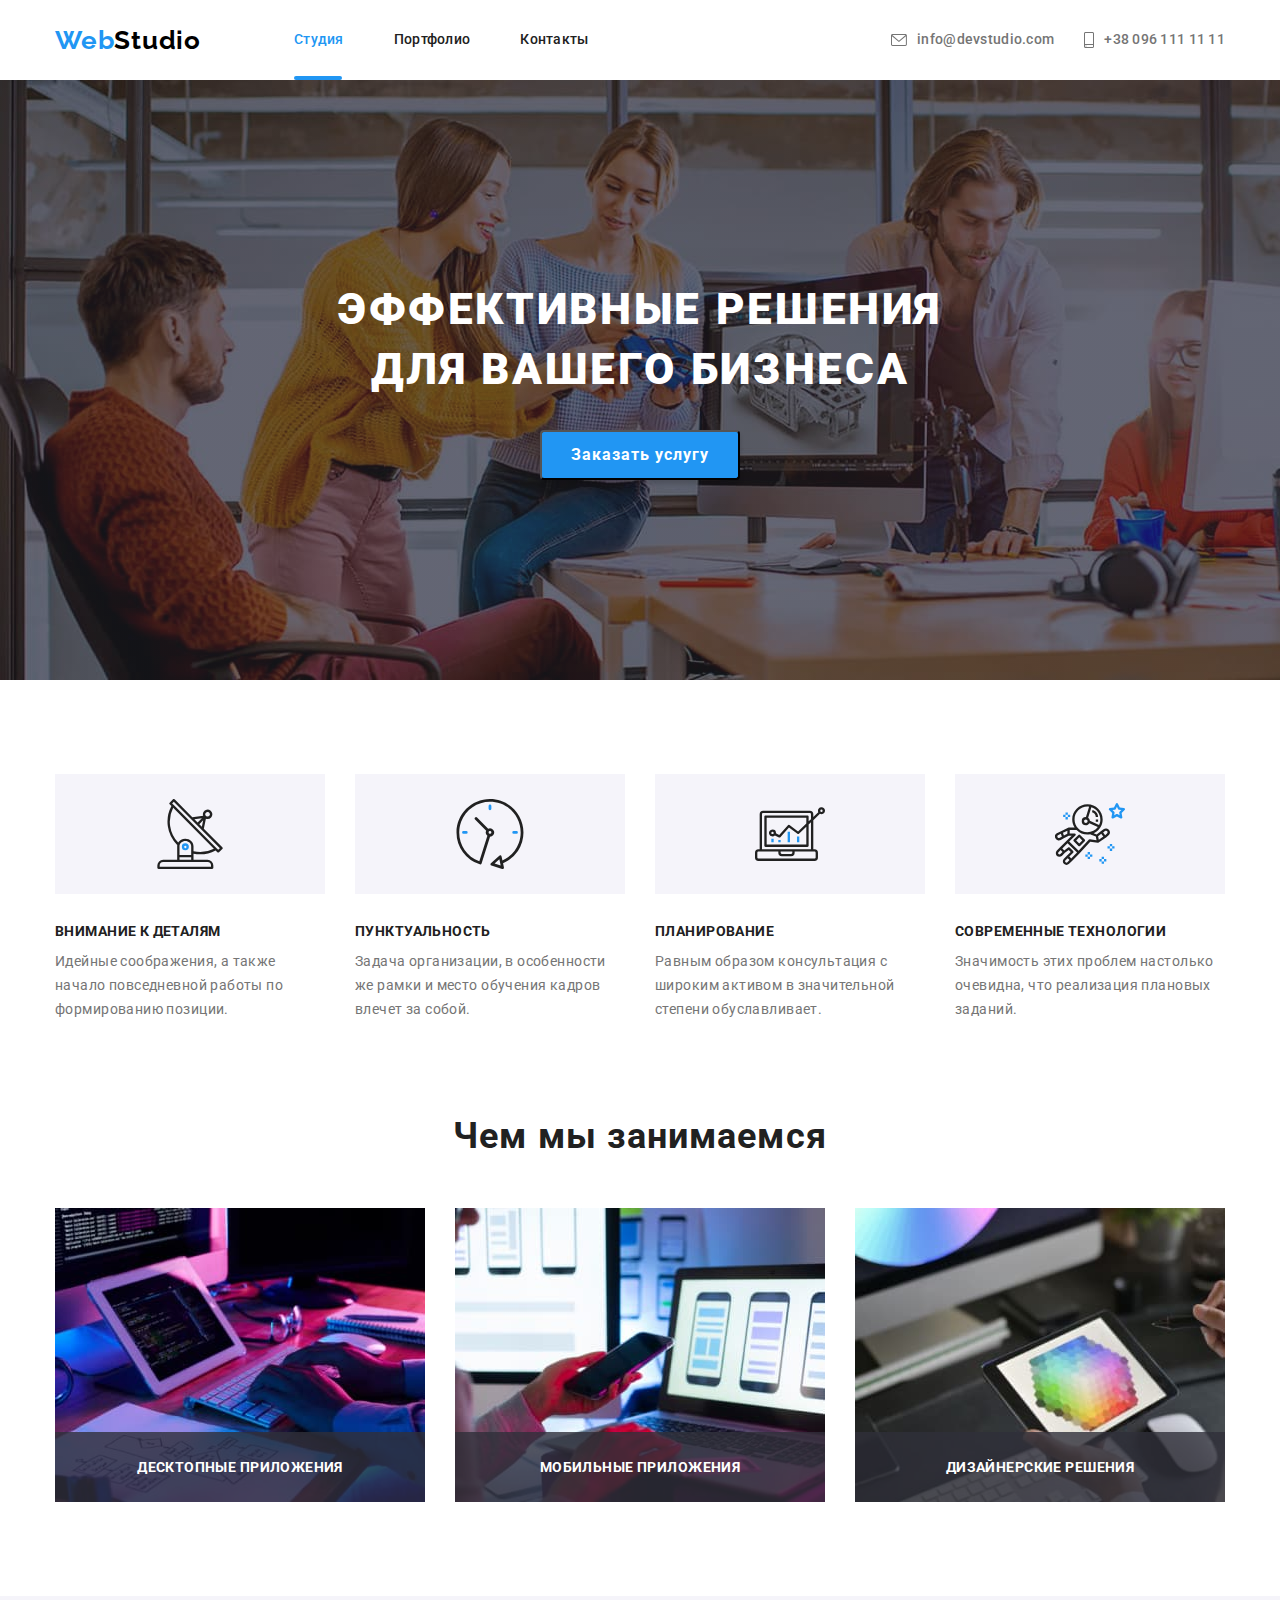
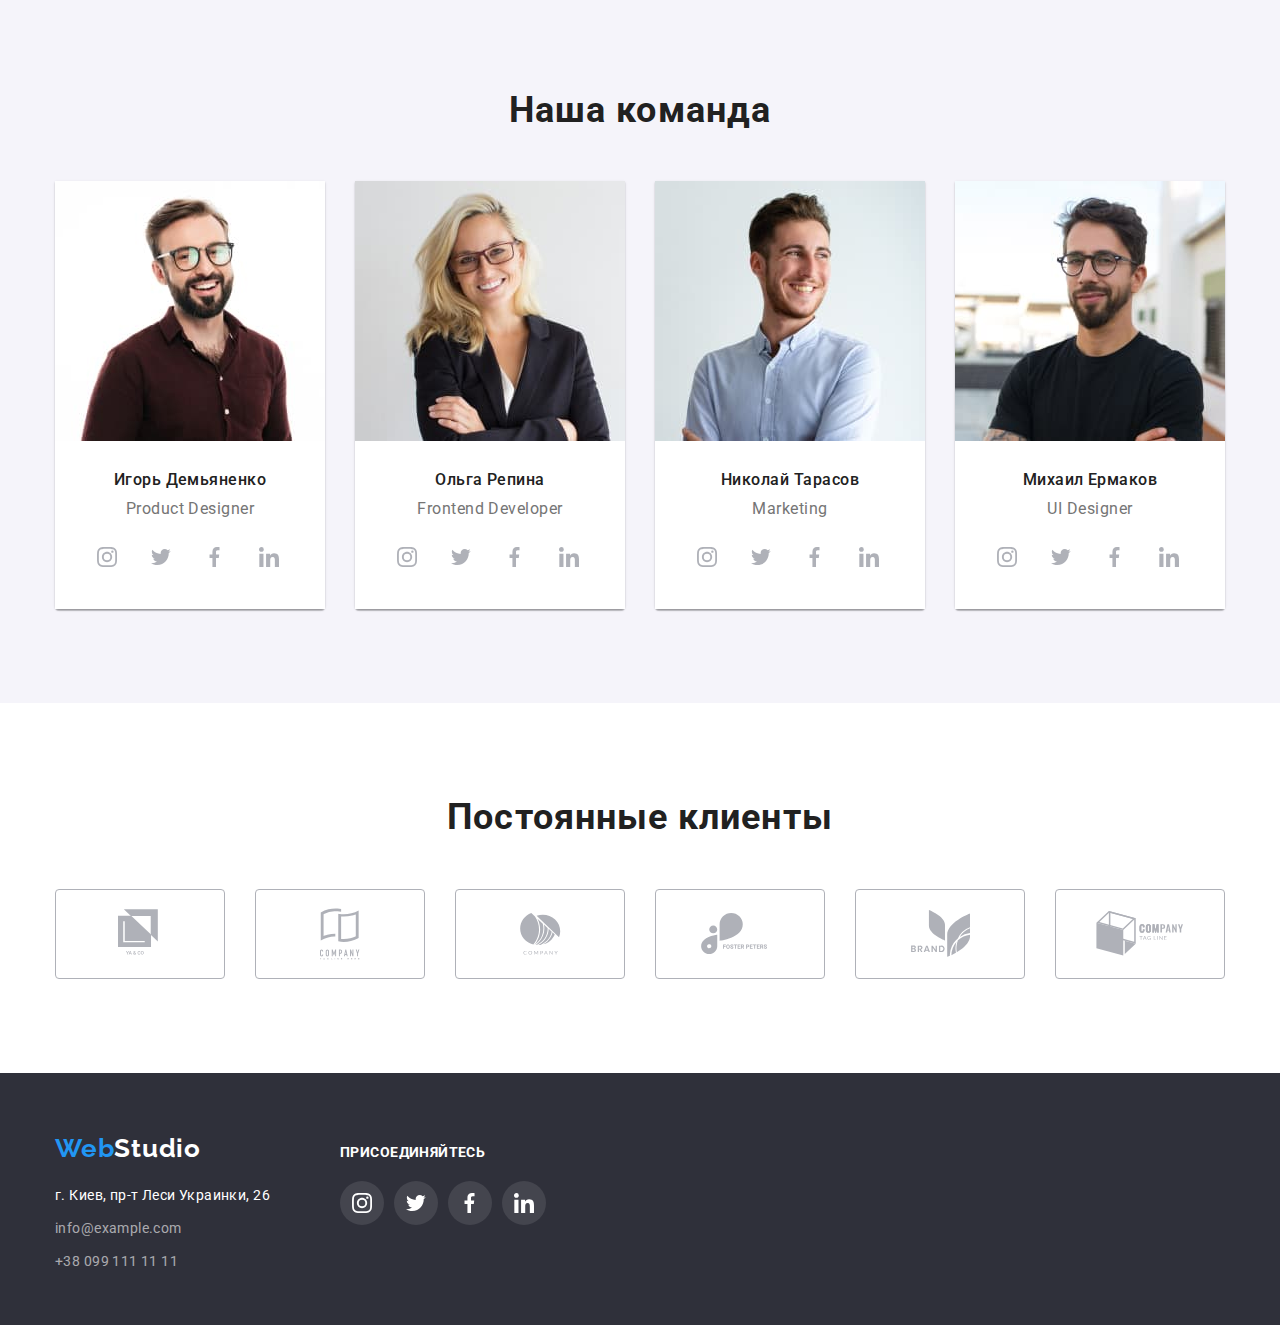
<file: index.html>
<!DOCTYPE html>
<html lang="ru">
  <head>
    <meta charset="UTF-8" />
    <meta name="viewport" content="width=device-width, initial-scale=1.0" />
    <title>Студия</title>
    <link
      rel="stylesheet"
      href="htts://cdnjs.cloudflare.com/ajax/libs/modern-normalize/1.0.0/modern-normalize.css"
    />
    <link
      href="https://fonts.googleapis.com/css2?family=Raleway:wght@700&family=Roboto:wght@400;500;700;900&display=swap"
      rel="stylesheet"
    />

    <link rel="stylesheet" href="./css/styles.css" />
  </head>

  <body>
    <!-- HEADER -->
    <header class="header">
      <div class="container">
        <nav class="navigation">
          <a class="logo link" href=""
            >Web<span class="logo-second">Studio</span>
          </a>
          <ul class="navigation-list list">
            <li class="navigation-list-item">
              <a
                class="navigation-list-link link current size-navigation nav-list-link"
                href=""
                >Студия</a
              >
            </li>
            <li class="navigation-list-item">
              <a
                class="navigation-list-link link size-navigation nav-list-link"
                href="./portfolio.html"
                >Портфолио</a
              >
            </li>
            <li class="navigation-list-item">
              <a
                class="navigation-list-link link size-navigation nav-list-link"
                href=""
                >Контакты</a
              >
            </li>
          </ul>
        </nav>
        <ul class="list navigation-second">
          <li class="icon-header">
            <a class="header-mail link" href="mailto:info@devstudio.com ">
              <svg width="16" height="12" class="list-icon-header">
                <use href="./images/sprite.svg#icon-mail"></use>
              </svg>
              info@devstudio.com
            </a>
          </li>
          <li class="list-telephone icon-header">
            <a class="header-tel link" href="tel:+380961111111">
              <svg width="10" height="16" class="list-icon-header">
                <use href="./images/sprite.svg#icon-smartphone"></use>
              </svg>
              +38 096 111 11 11
            </a>
          </li>
        </ul>
      </div>
    </header>
    <main>
      <!--services-->
      <section class="services overlay">
        <div class="container">
          <h1 class="main-title">Эффективные решения для вашего бизнеса</h1>
          <button class="button" type="button" data-modal-open>
            Заказать услугу
          </button>
        </div>
      </section>
      <!--quality-->
      <section class="middle">
        <div class="container">
          <h2 hidden>Наши лучшие качества</h2>
          <ul class="list list-forms">
            <li class="list-quality icon-group">
              <h3 class="quality">Внимание к деталям</h3>
              <p class="quality-inside">
                Идейные соображения, а также начало повседневной работы по
                формированию позиции.
              </p>
            </li>
            <li class="list-quality icon-clock">
              <h3 class="quality">Пунктуальность</h3>
              <p class="quality-inside">
                Задача организации, в особенности же рамки и место обучения
                кадров влечет за собой.
              </p>
            </li>
            <li class="list-quality icon-diagram">
              <h3 class="quality">Планирование</h3>
              <p class="quality-inside">
                Равным образом консультация с широким активом в значительной
                степени обуславливает.
              </p>
            </li>
            <li class="list-quality icon-astronaut">
              <h3 class="quality">Современные технологии</h3>
              <p class="quality-inside">
                Значимость этих проблем настолько очевидна, что реализация
                плановых заданий.
              </p>
            </li>
          </ul>
        </div>
      </section>
      <!--about us-->
      <section class="jobs">
        <div class="container">
          <h2 class="about-us">Чем мы занимаемся</h2>
          <ul class="list picture-list">
            <li class="job-picture">
              <img
                src="./images/o-nas/box-1.jpg"
                alt="пишет код"
                width="370"
                height="294"
              />
              <div class="kind-job-color">
                <p class="kind-job">ДЕСКТОПНЫЕ ПРИЛОЖЕНИЯ</p>
              </div>
            </li>
            <li class="job-picture">
              <img
                src="./images/o-nas/img.jpg"
                alt="держит телефон"
                width="370"
                height="294"
              />
              <div class="kind-job-color">
                <p class="kind-job">МОБИЛЬНЫЕ ПРИЛОЖЕНИЯ</p>
              </div>
            </li>
            <li class="job-picture">
              <img
                src="./images/o-nas/box-3.jpg"
                alt="держит планшет"
                width="370"
                height="294"
              />
              <div class="kind-job-color">
                <p class="kind-job">ДИЗАЙНЕРСКИЕ РЕШЕНИЯ</p>
              </div>
            </li>
          </ul>
        </div>
      </section>
      <!--Команда-->
      <section class="section-second">
        <div class="container">
          <h2 class="team">Наша команда</h2>
          <ul class="list list-photo">
            <li class="photo-border">
              <img
                src="./images/komanda/img.jpg"
                alt="фото парня"
                width="270"
                height="260"
              />
              <div class="name">
                <h3 class="team-name">Игорь Демьяненко</h3>
                <p class="team-profil" lang="en">Product Designer</p>
                <ul class="list">
                  <li class="list-icon-svg">
                    <a class="link icon-list-team" href="">
                      <svg class="team-svg">
                        <use href="./images/sprite.svg#icon-instagram"></use>
                      </svg>
                    </a>
                  </li>
                  <li class="list-icon-svg">
                    <a class="link icon-list-team" href="">
                      <svg class="team-svg">
                        <use href="./images/sprite.svg#icon-twitter"></use>
                      </svg>
                    </a>
                  </li>
                  <li class="list-icon-svg">
                    <a class="link icon-list-team" href="">
                      <svg class="team-svg">
                        <use href="./images/sprite.svg#icon-facebook"></use>
                      </svg>
                    </a>
                  </li>
                  <li class="list-icon-svg">
                    <a class="link icon-list-team" href="">
                      <svg class="team-svg">
                        <use href="./images/sprite.svg#icon-linkedin"></use>
                      </svg>
                    </a>
                  </li>
                </ul>
              </div>
            </li>
            <li class="photo-border">
              <img
                src="./images/komanda/img-1.jpg"
                alt="фото девушки"
                width="270"
                height="260"
              />
              <div class="name">
                <h3 class="team-name">Ольга Репина</h3>
                <p class="team-profil" lang="en">Frontend Developer</p>
                <ul class="list">
                  <li class="list-icon-svg">
                    <a class="link icon-list-team" href="">
                      <svg class="team-svg">
                        <use href="./images/sprite.svg#icon-instagram"></use>
                      </svg>
                    </a>
                  </li>
                  <li class="list-icon-svg">
                    <a class="link icon-list-team" href="">
                      <svg class="team-svg">
                        <use href="./images/sprite.svg#icon-twitter"></use>
                      </svg>
                    </a>
                  </li>
                  <li class="list-icon-svg">
                    <a class="link icon-list-team" href="">
                      <svg class="team-svg">
                        <use href="./images/sprite.svg#icon-facebook"></use>
                      </svg>
                    </a>
                  </li>
                  <li class="list-icon-svg">
                    <a class="link icon-list-team" href="">
                      <svg class="team-svg">
                        <use href="./images/sprite.svg#icon-linkedin"></use>
                      </svg>
                    </a>
                  </li>
                </ul>
              </div>
            </li>
            <li class="photo-border">
              <img
                src="./images/komanda/img-2.jpg"
                alt="фото парня"
                width="270"
                height="260"
              />
              <div class="name">
                <h3 class="team-name">Николай Тарасов</h3>
                <p class="team-profil" lang="en">Marketing</p>
                <ul class="list">
                  <li class="list-icon-svg">
                    <a class="link icon-list-team" href="">
                      <svg class="team-svg">
                        <use href="./images/sprite.svg#icon-instagram"></use>
                      </svg>
                    </a>
                  </li>
                  <li class="list-icon-svg">
                    <a class="link icon-list-team" href="">
                      <svg class="team-svg">
                        <use href="./images/sprite.svg#icon-twitter"></use>
                      </svg>
                    </a>
                  </li>
                  <li class="list-icon-svg">
                    <a class="link icon-list-team" href="">
                      <svg class="team-svg">
                        <use href="./images/sprite.svg#icon-facebook"></use>
                      </svg>
                    </a>
                  </li>
                  <li class="list-icon-svg">
                    <a class="link icon-list-team" href="">
                      <svg class="team-svg">
                        <use href="./images/sprite.svg#icon-linkedin"></use>
                      </svg>
                    </a>
                  </li>
                </ul>
              </div>
            </li>
            <li class="photo-border">
              <img
                src="./images/komanda/img-3.jpg"
                alt="фото парня"
                width="270"
                height="260"
              />
              <div class="name">
                <h3 class="team-name">Михаил Ермаков</h3>
                <p class="team-profil" lang="en">UI Designer</p>
                <ul class="list">
                  <li class="list-icon-svg">
                    <a class="link icon-list-team" href="">
                      <svg class="team-svg">
                        <use href="./images/sprite.svg#icon-instagram"></use>
                      </svg>
                    </a>
                  </li>
                  <li class="list-icon-svg">
                    <a class="link icon-list-team" href="">
                      <svg class="team-svg">
                        <use href="./images/sprite.svg#icon-twitter"></use>
                      </svg>
                    </a>
                  </li>
                  <li class="list-icon-svg">
                    <a class="link icon-list-team" href="">
                      <svg class="team-svg">
                        <use href="./images/sprite.svg#icon-facebook"></use>
                      </svg>
                    </a>
                  </li>
                  <li class="list-icon-svg">
                    <a class="link icon-list-team" href="">
                      <svg class="team-svg">
                        <use href="./images/sprite.svg#icon-linkedin"></use>
                      </svg>
                    </a>
                  </li>
                </ul>
              </div>
            </li>
          </ul>
        </div>
      </section>
      <section class="clients">
        <div class="container">
          <h2 class="our-clients">Постоянные клиенты</h2>
          <ul class="list all-clients">
            <li class="list-clients">
              <a class="list-clients-item" href="">
                <svg width="44" height="49" class="clients-svg">
                  <use href="./images/sprite.svg#icon-yako"></use>
                </svg>
              </a>
            </li>
            <li class="list-clients">
              <a class="list-clients-item" href="">
                <svg width="40" height="52" class="clients-svg">
                  <use href="./images/sprite.svg#icon-company"></use>
                </svg>
              </a>
            </li>
            <li class="list-clients">
              <a class="list-clients-item" href="">
                <svg width="41" height="42" class="clients-svg">
                  <use href="./images/sprite.svg#icon-Object"></use>
                </svg>
              </a>
            </li>
            <li class="list-clients">
              <a class="list-clients-item" href="">
                <svg width="79" height="42" class="clients-svg">
                  <use href="./images/sprite.svg#icon-foster"></use>
                </svg>
              </a>
            </li>
            <li class="list-clients">
              <a class="list-clients-item" href=""
                ><svg width="59" height="47" class="clients-svg">
                  <use href="./images/sprite.svg#icon-brand"></use>
                </svg>
              </a>
            </li>
            <li class="list-clients">
              <a class="list-clients-item" href="">
                <svg width="88" height="45" class="clients-svg">
                  <use href="./images/sprite.svg#icon-tagline"></use>
                </svg>
              </a>
            </li>
          </ul>
        </div>
      </section>
    </main>
    <!--Footer-->
    <footer class="footer first-footer">
      <div class="container all-footer">
        <div>
          <a class="footer-logo link" href=""
            >Web<span class="footer-logo-second">Studio</span>
          </a>
          <address class="list-adress">
            <a
              class="address navigation-list-link link"
              href=" https://goo.gl/maps/Kp2JSWdoejmREXsi8"
              >г. Киев, пр-т Леси Украинки, 26</a
            >

            <a
              class="navigation-list-link contacts link"
              href="mailto:info@example.com"
              >info@example.com</a
            >

            <a
              class="navigation-list-link contacts link"
              href="tel:+380991111111"
              >+38 099 111 11 11</a
            >
          </address>
        </div>
        <div class="second-footer">
          <b class="footer-social">ПРИСОЕДИНЯЙТЕСЬ</b>
          <ul class="list list-icon">
            <li class="icon-footer-list">
              <a class="link icon-footer" href="">
                <svg class="footer-svg">
                  <use href="./images/sprite.svg#icon-instagram"></use>
                </svg>
              </a>
            </li>
            <li class="icon-footer-list">
              <a class="link icon-footer" href="">
                <svg class="footer-svg">
                  <use href="./images/sprite.svg#icon-twitter"></use>
                </svg>
              </a>
            </li>
            <li class="icon-footer-list">
              <a class="link icon-footer" href="">
                <svg class="footer-svg">
                  <use href="./images/sprite.svg#icon-facebook"></use>
                </svg>
              </a>
            </li>
            <li class="icon-footer-list">
              <a class="link icon-footer" href="">
                <svg class="footer-svg">
                  <use href="./images/sprite.svg#icon-linkedin"></use>
                </svg>
              </a>
            </li>
          </ul>
        </div>
      </div>
    </footer>
    <div class="backdrop is-hidden" data-modal>
      <div class="modal">
        <button type="button" class="close-btn" data-modal-close>
          <svg width="30" height="30">
            <use href="./images/spriteclose.svg#icon-close-ic"></use>
          </svg>
        </button>
      </div>
    </div>
    <script src="./js/modal.js"></script>
  </body>
</html>
</file>
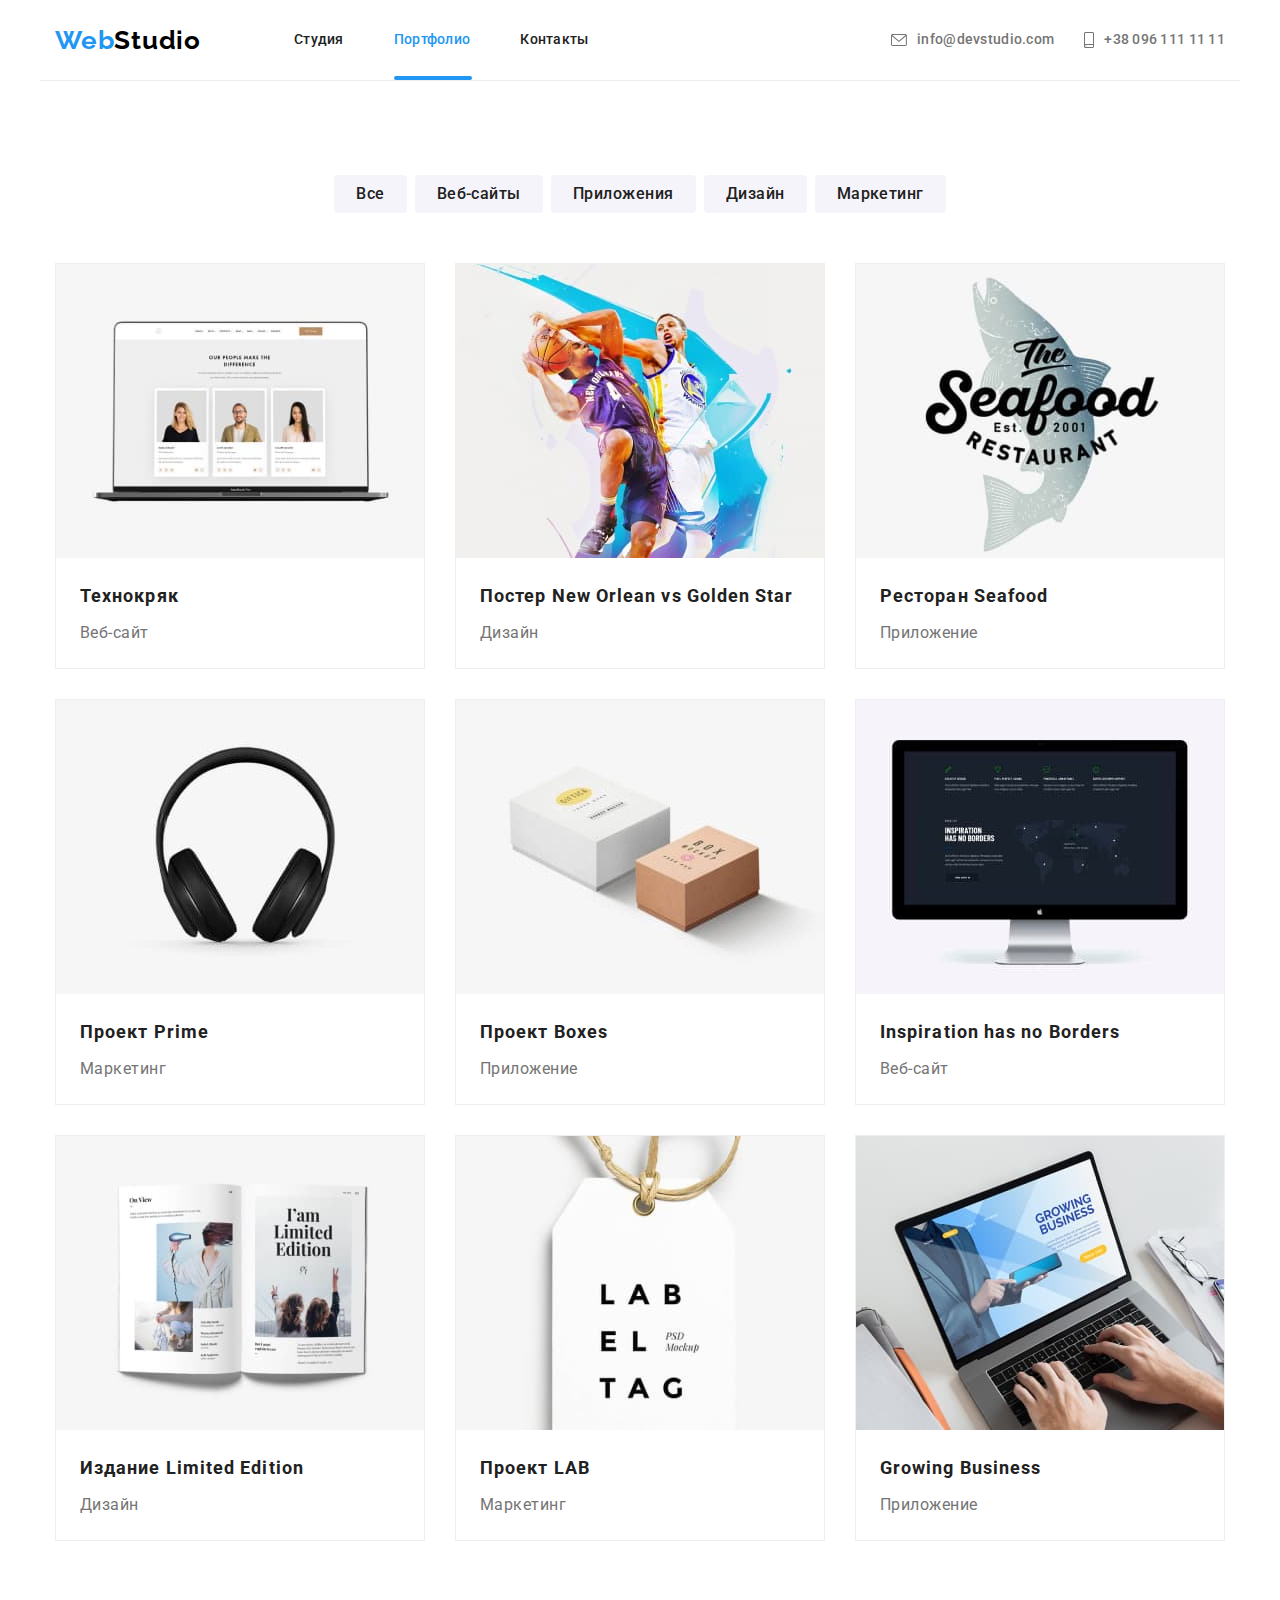
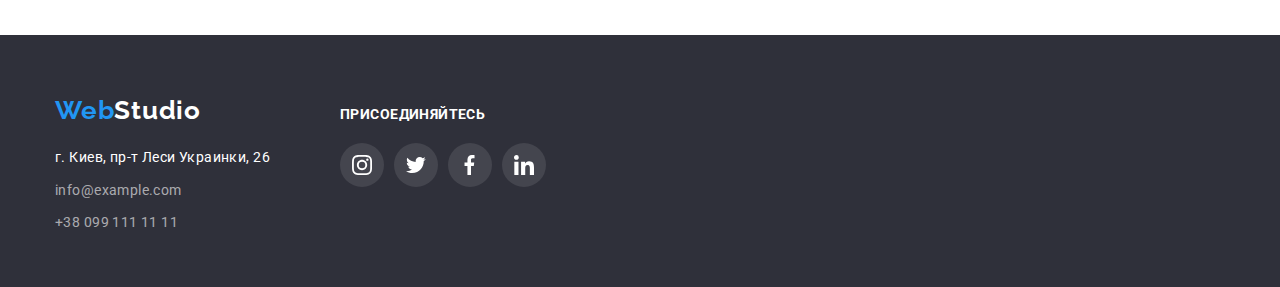
<file: portfolio.html>
<!DOCTYPE html>
<html lang="ru">
  <head>
    <meta charset="UTF-8" />
    <meta name="viewport" content="width=device-width, initial-scale=1.0" />
    <title>Портфолио</title>
    <link
      rel="stylesheet"
      href="htts://cdnjs.cloudflare.com/ajax/libs/modern-normalize/1.0.0/modern-normalize.css"
    />
    <link
      href="https://fonts.googleapis.com/css2?family=Raleway:wght@700&family=Roboto:wght@400;500;700;900&display=swap"
      rel="stylesheet"
    />

    <link rel="stylesheet" href="./css/styles.css" />
  </head>
  <body>
    <!-- HEADER -->
    <header class="header">
      <div class="container header-border">
        <nav class="navigation">
          <a class="logo link" href=""
            >Web<span class="logo-second">Studio</span>
          </a>
          <ul class="navigation-list list">
            <li class="navigation-list-item">
              <a
                class="navigation-list-link link size-navigation"
                href="./index.html"
                >Студия</a
              >
            </li>
            <li class="navigation-list-item">
              <a
                class="navigation-list-link link current-portfolio size-navigation"
                href="./portfolio.html"
                >Портфолио</a
              >
            </li>
            <li class="navigation-list-item">
              <a class="navigation-list-link link size-navigation" href=""
                >Контакты</a
              >
            </li>
          </ul>
        </nav>
        <ul class="list navigation-second">
          <li class="icon-header">
            <a class="header-mail link" href="mailto:info@devstudio.com ">
              <svg width="16" height="12" class="list-icon-header">
                <use href="./images/sprite.svg#icon-mail"></use>
              </svg>
              info@devstudio.com
            </a>
          </li>
          <li class="list-telephone icon-header">
            <a class="header-tel link" href="tel:+380961111111">
              <svg width="10" height="16" class="list-icon-header">
                <use href="./images/sprite.svg#icon-smartphone"></use>
              </svg>
              +38 096 111 11 11
            </a>
          </li>
        </ul>
      </div>
    </header>
    <main>
      <!--Наши проэкты-->
      <section class="first-section">
        <div class="container button-cont">
          <h1 hidden>Our projects</h1>
          <ul class="list all-button">
            <li class="project">
              <button class="projects" type="button">Все</button>
            </li>
            <li class="project">
              <button class="projects" type="button">Веб-сайты</button>
            </li>
            <li class="project">
              <button class="projects" type="button">Приложения</button>
            </li>
            <li class="project">
              <button class="projects" type="button">Дизайн</button>
            </li>
            <li class="project">
              <button class="projects" type="button">Маркетинг</button>
            </li>
          </ul>

          <ul class="list">
            <li class="border">
              <a class="link shadow" href="">
                <div class="list-hide">
                  <img src="./images/portfolio/img0.jpg" alt="ноутбук" />
                  <div class="second-overlay">
                    <p class="text-overlay">
                      Технокряк это современная площадка распространения
                      коронавируса. Компании используют эту платформу для
                      цифрового шпионажа и атак на защищённые сервера
                      конкурентов.
                    </p>
                  </div>
                </div>

                <div class="pictures-items">
                  <h2 class="our-projects">Технокряк</h2>
                  <p class="our-projects-type">Веб-сайт</p>
                </div>
              </a>
            </li>
            <li class="border">
              <a class="link shadow" href="">
                <div class="list-hide">
                  <img
                    src="./images/portfolio/img-1.jpg"
                    alt="грають в баскетбол"
                  />
                  <div class="second-overlay">
                    <p class="text-overlay">
                      Технокряк это современная площадка распространения
                      коронавируса. Компании используют эту платформу для
                      цифрового шпионажа и атак на защищённые сервера
                      конкурентов.
                    </p>
                  </div>
                </div>
                <div class="pictures-items">
                  <h2 class="our-projects">
                    Постер <span lang="en">New Orlean vs Golden Star</span>
                  </h2>
                  <p class="our-projects-type">Дизайн</p>
                </div>
              </a>
            </li>
            <li class="border">
              <a class="link shadow" href="">
                <div class="list-hide">
                  <img
                    src="./images/portfolio/img-2.jpg"
                    alt="логотип ресторана"
                  />
                  <div class="second-overlay">
                    <p class="text-overlay">
                      Технокряк это современная площадка распространения
                      коронавируса. Компании используют эту платформу для
                      цифрового шпионажа и атак на защищённые сервера
                      конкурентов.
                    </p>
                  </div>
                </div>
                <div class="pictures-items">
                  <h2 class="our-projects">
                    Ресторан <span lang="en">Seafood</span>
                  </h2>
                  <p class="our-projects-type">Приложение</p>
                </div>
              </a>
            </li>
            <li class="border">
              <a class="link shadow" href="">
                <div class="list-hide">
                  <img src="./images/portfolio/img-3.jpg" alt="навушники" />
                  <div class="second-overlay">
                    <p class="text-overlay">
                      Технокряк это современная площадка распространения
                      коронавируса. Компании используют эту платформу для
                      цифрового шпионажа и атак на защищённые сервера
                      конкурентов.
                    </p>
                  </div>
                </div>
                <div class="pictures-items">
                  <h2 class="our-projects">
                    Проект <span lang="en">Prime</span>
                  </h2>
                  <p class="our-projects-type">Маркетинг</p>
                </div>
              </a>
            </li>
            <li class="border">
              <a class="link shadow" href="">
                <div class="list-hide">
                  <img src="./images/portfolio/img-4.jpg" alt=" дві коробки" />
                  <div class="second-overlay">
                    <p class="text-overlay">
                      Технокряк это современная площадка распространения
                      коронавируса. Компании используют эту платформу для
                      цифрового шпионажа и атак на защищённые сервера
                      конкурентов.
                    </p>
                  </div>
                </div>
                <div class="pictures-items">
                  <h2 class="our-projects">
                    Проект <span lang="en">Boxes</span>
                  </h2>
                  <p class="our-projects-type">Приложение</p>
                </div>
              </a>
            </li>
            <li class="border">
              <a class="link shadow" href="">
                <div class="list-hide">
                  <img src="./images/portfolio/img-5.jpg" alt="монітор" />
                  <div class="second-overlay">
                    <p class="text-overlay">
                      Технокряк это современная площадка распространения
                      коронавируса. Компании используют эту платформу для
                      цифрового шпионажа и атак на защищённые сервера
                      конкурентов.
                    </p>
                  </div>
                </div>
                <div class="pictures-items">
                  <h2 class="our-projects" lang="en">
                    Inspiration has no Borders
                  </h2>
                  <p class="our-projects-type">Веб-сайт</p>
                </div>
              </a>
            </li>
            <li class="border">
              <a class="link shadow" href="">
                <div class="list-hide">
                  <img src="./images/portfolio/img-6.jpg" alt="книга" />
                  <div class="second-overlay">
                    <p class="text-overlay">
                      Технокряк это современная площадка распространения
                      коронавируса. Компании используют эту платформу для
                      цифрового шпионажа и атак на защищённые сервера
                      конкурентов.
                    </p>
                  </div>
                </div>
                <div class="pictures-items">
                  <h2 class="our-projects">
                    Издание <span lang="en">Limited Edition</span>
                  </h2>
                  <p class="our-projects-type">Дизайн</p>
                </div>
              </a>
            </li>
            <li class="border">
              <a class="link shadow" href="">
                <div class="list-hide">
                  <img src="./images/portfolio/img-7.jpg" alt="бірка" />
                  <div class="second-overlay">
                    <p class="text-overlay">
                      Технокряк это современная площадка распространения
                      коронавируса. Компании используют эту платформу для
                      цифрового шпионажа и атак на защищённые сервера
                      конкурентов.
                    </p>
                  </div>
                </div>
                <div class="pictures-items">
                  <h2 class="our-projects">
                    Проект <span lang="en">LAB</span>
                  </h2>
                  <p class="our-projects-type">Маркетинг</p>
                </div>
              </a>
            </li>
            <li class="border">
              <a class="link shadow" href="">
                <div class="list-hide">
                  <img src="./images/portfolio/img-8.jpg" alt="наберає текст" />
                  <div class="second-overlay">
                    <p class="text-overlay">
                      Технокряк это современная площадка распространения
                      коронавируса. Компании используют эту платформу для
                      цифрового шпионажа и атак на защищённые сервера
                      конкурентов.
                    </p>
                  </div>
                </div>
                <div class="pictures-items">
                  <h2 class="our-projects" lang="en">Growing Business</h2>
                  <p class="our-projects-type">Приложение</p>
                </div>
              </a>
            </li>
          </ul>
        </div>
      </section>
    </main>
    <!--Footer-->
    <footer class="footer first-footer">
      <div class="container all-footer">
        <div>
          <a class="footer-logo link" href=""
            >Web<span class="footer-logo-second">Studio</span>
          </a>
          <address class="list-adress">
            <a
              class="address navigation-list-link link"
              href=" https://goo.gl/maps/Kp2JSWdoejmREXsi8"
              >г. Киев, пр-т Леси Украинки, 26</a
            >

            <a
              class="navigation-list-link contacts link"
              href="mailto:info@example.com"
              >info@example.com</a
            >

            <a
              class="navigation-list-link contacts link"
              href="tel:+380991111111"
              >+38 099 111 11 11</a
            >
          </address>
        </div>
        <div class="second-footer">
          <b class="footer-social">ПРИСОЕДИНЯЙТЕСЬ</b>
          <ul class="list list-icon">
            <li class="icon-footer-list">
              <a class="link icon-footer" href="">
                <svg class="footer-svg">
                  <use href="./images/sprite.svg#icon-instagram"></use>
                </svg>
              </a>
            </li>
            <li class="icon-footer-list">
              <a class="link icon-footer" href="">
                <svg class="footer-svg">
                  <use href="./images/sprite.svg#icon-twitter"></use>
                </svg>
              </a>
            </li>
            <li class="icon-footer-list">
              <a class="link icon-footer" href="">
                <svg class="footer-svg">
                  <use href="./images/sprite.svg#icon-facebook"></use>
                </svg>
              </a>
            </li>
            <li class="icon-footer-list">
              <a class="link icon-footer" href="">
                <svg class="footer-svg">
                  <use href="./images/sprite.svg#icon-linkedin"></use>
                </svg>
              </a>
            </li>
          </ul>
        </div>
      </div>
    </footer>
  </body>
</html>
</file>
<file: css/styles.css>
/*-----INDEX.HTML-------*/

/*-----GENERAL-----*/
:root {
  --primary-text-color: #757575;
  --title-text-color: #212121;
  --main-text-color: #ffffff;
  --accent-color: #2196f3;
  --logo-color: #000000;
  --other-color: #f5f4fa;
  --contacts-color: rgba(255, 255, 255, 0.6);
  --background-color: #2f303a;
  --svg-team-icon-color: #afb1b8;
  --footer-hover-color: white;
}

*,
*::before,
*::after {
  box-sizing: border-box;
  margin: 0;
  padding: 0;
}
body {
  font-family: 'Roboto', sans-serif;
  background: var(--main-text-color);
}
.list {
  list-style: none;
}
.link {
  text-decoration: none;
}

img {
  display: block;
}

.container {
  width: 1200px;
  padding: 0 15px;
  margin: 0 auto;
  align-items: center;
}

/*----- END GENERAL-----*/

/*-----HEADER-----*/

.header .container {
  display: flex;
}
.logo {
  margin-right: 93px;
}
.navigation-list-item:not(:last-child) {
  margin-right: 50px;
}

.navigation {
  display: flex;
  align-items: center;
}
.navigation-list {
  display: flex;
}
.navigation-second {
  display: flex;
  justify-content: flex-end;
  margin-left: auto;
}
.list-telephone {
  margin-left: 30px;
}

.logo {
  font-family: 'Raleway', sans-serif;
  font-weight: 700;
  font-size: 26px;
  line-height: 1.19;
  letter-spacing: 0.03em;
  color: var(--accent-color);
}
.logo-second {
  color: var(--logo-color);
}

.navigation-list-link {
  display: block;
  font-weight: 500;
  font-size: 14px;
  line-height: 1.14;
  letter-spacing: 0.02em;
  color: var(--title-text-color);
}
.nav-list-link {
  transition: color 250ms cubic-bezier(0.4, 0, 0.2, 1);
}
.nav-list-link:hover,
.nav-list-link:focus,
.header-mail:hover,
.header-mail:focus,
.header-tel:hover,
.header-tel:focus {
  color: var(--accent-color);
}
.current {
  color: var(--accent-color);
  position: relative;
}
.current::after {
  display: flex;
  content: '';
  width: 48px;
  height: 4px;
  background-color: var(--accent-color);
  border-radius: 2px;
  position: absolute;
  bottom: 0;
}
.current-portfolio {
  color: var(--accent-color);
  position: relative;
}
.current-portfolio::after {
  display: flex;
  content: '';
  width: 78px;
  height: 4px;
  background-color: var(--accent-color);
  border-radius: 2px;
  position: absolute;
  bottom: 0;
}

.size-navigation {
  padding-top: 32px;
  padding-bottom: 32px;
}

.header-mail,
.header-tel {
  display: flex;
  align-items: center;
  font-weight: 500;
  font-size: 14px;
  line-height: 1.14;
  letter-spacing: 0.02em;
  color: var(--primary-text-color);
  padding-top: 32px;
  padding-bottom: 32px;
  transition: color 250ms cubic-bezier(0.4, 0, 0.2, 1);
}
.icon-header {
  display: flex;
  align-items: center;
  justify-content: center;
}

.list-icon-header {
  fill: var(--primary-text-color);
  transition: fill 250ms cubic-bezier(0.4, 0, 0.2, 1);
}
.header-mail:hover .list-icon-header {
  fill: var(--accent-color);
}
.header-tel:hover .list-icon-header {
  fill: var(--accent-color);
}
.list-icon-header {
  margin-right: 10px;
}
/*-----END HEADER-----*/

/*------MAIN------*/
.overlay {
  background-image: linear-gradient(
      rgba(47, 48, 58, 0.4),
      rgba(47, 48, 58, 0.4)
    ),
    url(../images/main/Overlay.jpg);
  background-color: var(--logo-color);
  height: 600px;
  max-width: 1600px;
  margin-left: auto;
  margin-right: auto;
}
.services {
  text-align: center;
  padding-top: 200px;
  padding-bottom: 200px;
}

.main-title {
  font-weight: 900;
  font-size: 44px;
  line-height: 1.36;
  letter-spacing: 0.06em;
  text-transform: uppercase;
  color: var(--main-text-color);
  width: 660px;
  margin: 0 auto;
}
.button {
  background: var(--accent-color);
  box-shadow: 0px 4px 4px rgba(0, 0, 0, 0.15);
  font-weight: 700;
  font-size: 16px;
  line-height: 1.87;
  letter-spacing: 0.06em;
  color: var(--main-text-color);
  width: 200px;
  height: 50px;
  border-radius: 4px;
  margin-top: 30px;
}

.pictures-items {
  padding: 20px 24px 20px 24px;
}
.list-quality:not(:last-child) {
  margin-right: 30px;
}
.list-quality::before {
  display: block;
  content: '';
  height: 120px;
  background-repeat: no-repeat;
  background-position: center;
  background-color: var(--other-color);
}
.icon-group::before {
  background-image: url(../images/quality/Group.svg);
}
.icon-clock::before {
  background-image: url(../images/quality/clock.svg);
}
.icon-diagram::before {
  background-image: url(../images/quality/diagram.svg);
}
.icon-astronaut::before {
  background-image: url(../images/quality/astronaut.svg);
}

.list-forms {
  display: flex;
  justify-content: space-between;
}
.middle {
  padding-top: 94px;
}

.quality {
  font-weight: 700;
  font-size: 14px;
  line-height: 1.14;
  letter-spacing: 0.03em;
  text-transform: uppercase;
  color: var(--title-text-color);
  margin-top: 30px;
  margin-bottom: 10px;
}

.quality-inside {
  font-weight: 400;
  font-size: 14px;
  line-height: 1.71;
  letter-spacing: 0.03em;
  color: var(--primary-text-color);
  width: 270px;
}

.job-picture:not(:last-child) {
  margin-right: 30px;
}
.job-picture {
  position: relative;
}

.picture-list {
  display: flex;
  justify-content: space-between;
}
.kind-job-color {
  background: rgba(47, 48, 58, 0.8);
  width: 100%;
  height: 70px;
  position: absolute;
  bottom: 0;
}
.kind-job {
  position: absolute;
  top: 50%;
  left: 50%;
  transform: translate(-50%, -50%);
  font-size: 14px;
  font-weight: 700;
  line-height: 1.17;
  letter-spacing: 0.03em;
  white-space: nowrap;
  color: var(--main-text-color);
}

.about-us,
.team {
  font-weight: 700;
  font-size: 36px;
  line-height: 1.16;
  letter-spacing: 0.03em;
  color: var(--title-text-color);
}
.icon-list-team {
  display: flex;
  align-items: center;
  justify-content: center;
  width: 44px;
  height: 44px;
  border-radius: 50px;

  transition: background-color 250ms cubic-bezier(0.4, 0, 0.2, 1);
}
.icon-list-team:hover .team-svg {
  fill: var(--footer-hover-color);
}
.icon-list-team:hover {
  background-color: var(--accent-color);
}
.team-svg {
  fill: var(--svg-team-icon-color);
  width: 20px;
  height: 20px;
  transition: fill 250ms cubic-bezier(0.4, 0, 0.2, 1);
}
.list-icon-svg:not(:last-child) {
  margin-right: 10px;
}
.jobs {
  padding-top: 94px;
  padding-bottom: 94px;
}

.about-us {
  text-align: center;

  margin-bottom: 50px;
}
.section-second {
  background: var(--other-color);
  padding-top: 94px;
  padding-bottom: 94px;
}
.photo-border:not(:last-child) {
  margin-right: 30px;
}
.photo-border {
  width: 270px;
  box-shadow: 0px 1px 3px rgba(0, 0, 0, 0.12), 0px 1px 1px rgba(0, 0, 0, 0.14),
    0px 2px 1px rgba(0, 0, 0, 0.2);
  border-radius: 0px 0px 4px 4px;
}

.team {
  text-align: center;
  margin-bottom: 50px;
}

.list-photo {
  display: flex;
}

.team-name {
  font-weight: 500;
  font-size: 16px;
  line-height: 1.18;
  letter-spacing: 0.03em;
  color: var(--title-text-color);
}
.name {
  text-align: center;
  padding-top: 30px;
  padding-bottom: 30px;
  padding-left: 30px;
  padding-right: 30px;
  background-color: var(--footer-hover-color);
}
.team-profil {
  font-weight: 400;
  font-size: 16px;
  line-height: 1.18;
  letter-spacing: 0.03em;
  color: var(--primary-text-color);
  text-align: center;
  margin-top: 10px;
  margin-bottom: 16px;
}

.clients {
  margin-top: 94px;
  margin-bottom: 94px;
}
.all-clients {
  display: flex;
  justify-content: space-between;
  margin-top: 50px;
}

.our-clients {
  text-align: center;
  font-weight: 700;
  font-size: 36px;
  line-height: 1.16;
  letter-spacing: 0.03em;
  color: var(--title-text-color);
}

.list-clients-item {
  display: flex;
  align-items: center;
  justify-content: center;
  width: 170px;
  height: 90px;
  border: 1px solid var(--svg-team-icon-color);
  box-sizing: border-box;
  border-radius: 4px;
  transition: border 250ms cubic-bezier(0.4, 0, 0.2, 1);
}
.list-clients-item:hover .clients-svg {
  fill: var(--accent-color);
}
.list-clients-item:hover {
  border: 1px solid var(--accent-color);
}
.clients-svg {
  fill: var(--svg-team-icon-color);
  transition: fill 250ms cubic-bezier(0.4, 0, 0.2, 1);
}

/*------END MAIN------*/

/*------FOOTER------*/

.footer {
  background: var(--background-color);
  height: 252px;
  padding-top: 60px;
  padding-bottom: 60px;
}
.list-adress {
  margin-top: 20px;
}
.footer-logo {
  font-family: 'Raleway', sans-serif;
  font-weight: 700;
  font-size: 26px;
  line-height: 1.19;
  letter-spacing: 0.03em;
  color: var(--accent-color);
}
.footer-logo-second {
  color: var(--main-text-color);
}

.navigation-list-link:not(:last-child) {
  margin-bottom: 9px;
}
.address {
  font-style: normal;
  font-weight: 400;
  font-size: 14px;
  line-height: 1.71;
  letter-spacing: 0.03em;
  color: var(--main-text-color);
}

.contacts {
  font-style: normal;
  font-weight: 400;
  font-size: 14px;
  line-height: 1.71;
  letter-spacing: 0.03em;
  color: var(--contacts-color);
}
.first-footer {
  display: flex;
  align-items: baseline;
}
.second-footer {
  margin-left: 70px;
}
.list-icon {
  display: flex;
  margin-top: 20px;
}
.footer-social {
  font-style: normal;
  font-weight: 700;
  font-size: 14px;
  line-height: 16px;
  letter-spacing: 0.03em;
  text-transform: uppercase;
  color: var(--footer-hover-color);
}
.icon-footer {
  display: flex;
  align-items: center;
  justify-content: center;
  width: 44px;
  height: 44px;
  background: rgba(255, 255, 255, 0.1);
  border-radius: 50%;
  transition: background-color 250ms cubic-bezier(0.4, 0, 0.2, 1);
}
.icon-footer:hover {
  background-color: var(--accent-color);
}
.footer-svg {
  display: flex;
  width: 20px;
  height: 20px;
  fill: var(--footer-hover-color);
}

.icon-footer-list:not(:last-child) {
  margin-right: 10px;
}
.all-footer {
  display: flex;
  align-items: baseline;
}

/*------END FOOTER------*/

/*----END INDEX.HTML----*/

/*----PORTFOLIO-----*/

.header-border {
  border-bottom: 1px solid #ececec;
}

.first-section {
  padding-bottom: 94px;
  padding-top: 94px;
}
/*----MAIN-----*/

.all-button {
  display: flex;
  justify-content: center;
  margin-bottom: 50px;
}
.project:not(:last-child) {
  margin-right: 8px;
}
.projects {
  font-weight: 500;
  font-size: 16px;
  line-height: 1.62;
  letter-spacing: 0.03em;
  color: var(--title-text-color);
  background-color: var(--other-color);
  border-radius: 4px;
  border: none;
  text-align: center;
  padding-top: 6px;
  padding-bottom: 6px;
  padding-right: 22px;
  padding-left: 22px;
  transition: background-color 250ms cubic-bezier(0.4, 0, 0.2, 1),
    box-shadow 250ms cubic-bezier(0.4, 0, 0.2, 1),
    color 250ms cubic-bezier(0.4, 0, 0.2, 1);
}
.projects:hover,
.projects:focus {
  background-color: var(--accent-color);

  color: var(--main-text-color);
  box-shadow: 0px 3px 1px rgba(0, 0, 0, 0.1), 0px 1px 2px rgba(0, 0, 0, 0.08),
    0px 2px 2px rgba(0, 0, 0, 0.12);
}
.border:nth-child(3n) {
  margin-right: 0;
}
.border:nth-last-child(-n + 3) {
  margin-bottom: 0;
}
.border {
  position: relative;
  width: 370px;
  border: 1px solid #eeeeee;
  margin-right: 30px;
  margin-bottom: 30px;
}
.shadow {
  display: block;
}
.shadow:hover {
  box-shadow: 0px 1px 1px rgba(0, 0, 0, 0.12), 0px 4px 4px rgba(0, 0, 0, 0.06),
    1px 4px 6px rgba(0, 0, 0, 0.16);
}
.border:hover .second-overlay {
  transform: translateX(0);
}
.list-hide {
  position: relative;
  overflow: hidden;
}
.second-overlay {
  position: absolute;
  top: 0;
  width: 100%;
  height: 100%;
  background-color: rgba(33, 150, 243, 0.9);
  transform: translateY(100%);
  transition: 250ms cubic-bezier(0.4, 0, 0.2, 1);
}

.text-overlay {
  position: absolute;
  top: 50%;
  left: 50%;
  transform: translate(-50%, -50%);
  font-size: 18px;
  width: 320px;
  line-height: 28px;
  color: var(--main-text-color);
}

.container .list {
  display: flex;
  flex-wrap: wrap;
}
.our-projects {
  font-weight: 700;
  font-size: 18px;
  line-height: 2;
  letter-spacing: 0.06em;
  color: var(--title-text-color);
  margin-bottom: 4px;
}

.our-projects-type {
  font-weight: 400;
  font-size: 16px;
  line-height: 1.87;
  letter-spacing: 0.03em;
  color: var(--primary-text-color);
}

/*-----END MAIN*/

.backdrop {
  width: 100%;
  height: 100%;
  background: rgba(0, 0, 0, 0.2);
  position: fixed;
  top: 0;
  left: 0;
  opacity: 1;
  transition: opacity 250ms cubic-bezier(0.4, 0, 0.2, 1);
}

.backdrop.is-hidden {
  opacity: 0;
  visibility: hidden;
  pointer-events: none;
  transition: opacity 250ms cubic-bezier(0.4, 0, 0.2, 1);
}

.backdrop.is-hidden .modal {
  transform: translate(-50%, -50%) scale(0);
  transition: 250ms cubic-bezier(0.4, 0, 0.2, 1);
}
.modal {
  position: absolute;
  top: 50%;
  left: 50%;
  transform: translate(-50%, -50%) scale(1);
  width: 528px;
  height: 581px;
  transition: background-color 250ms cubic-bezier(0.4, 0, 0.2, 1);
  background-color: var(--main-text-color);
  box-shadow: 0px 1px 3px rgba(0, 0, 0, 0.12), 0px 1px 1px rgba(0, 0, 0, 0.14),
    0px 2px 1px rgba(0, 0, 0, 0.2);
  border-radius: 4px;
}
.close-btn {
  display: flex;
  justify-content: center;
  align-items: center;
  position: absolute;
  top: 8px;
  right: 8px;
  border: 1px solid rgba(0, 0, 0, 0.1);
  border-radius: 50%;
  background-color: var(--main-text-color);
  cursor: pointer;
}
</file>
